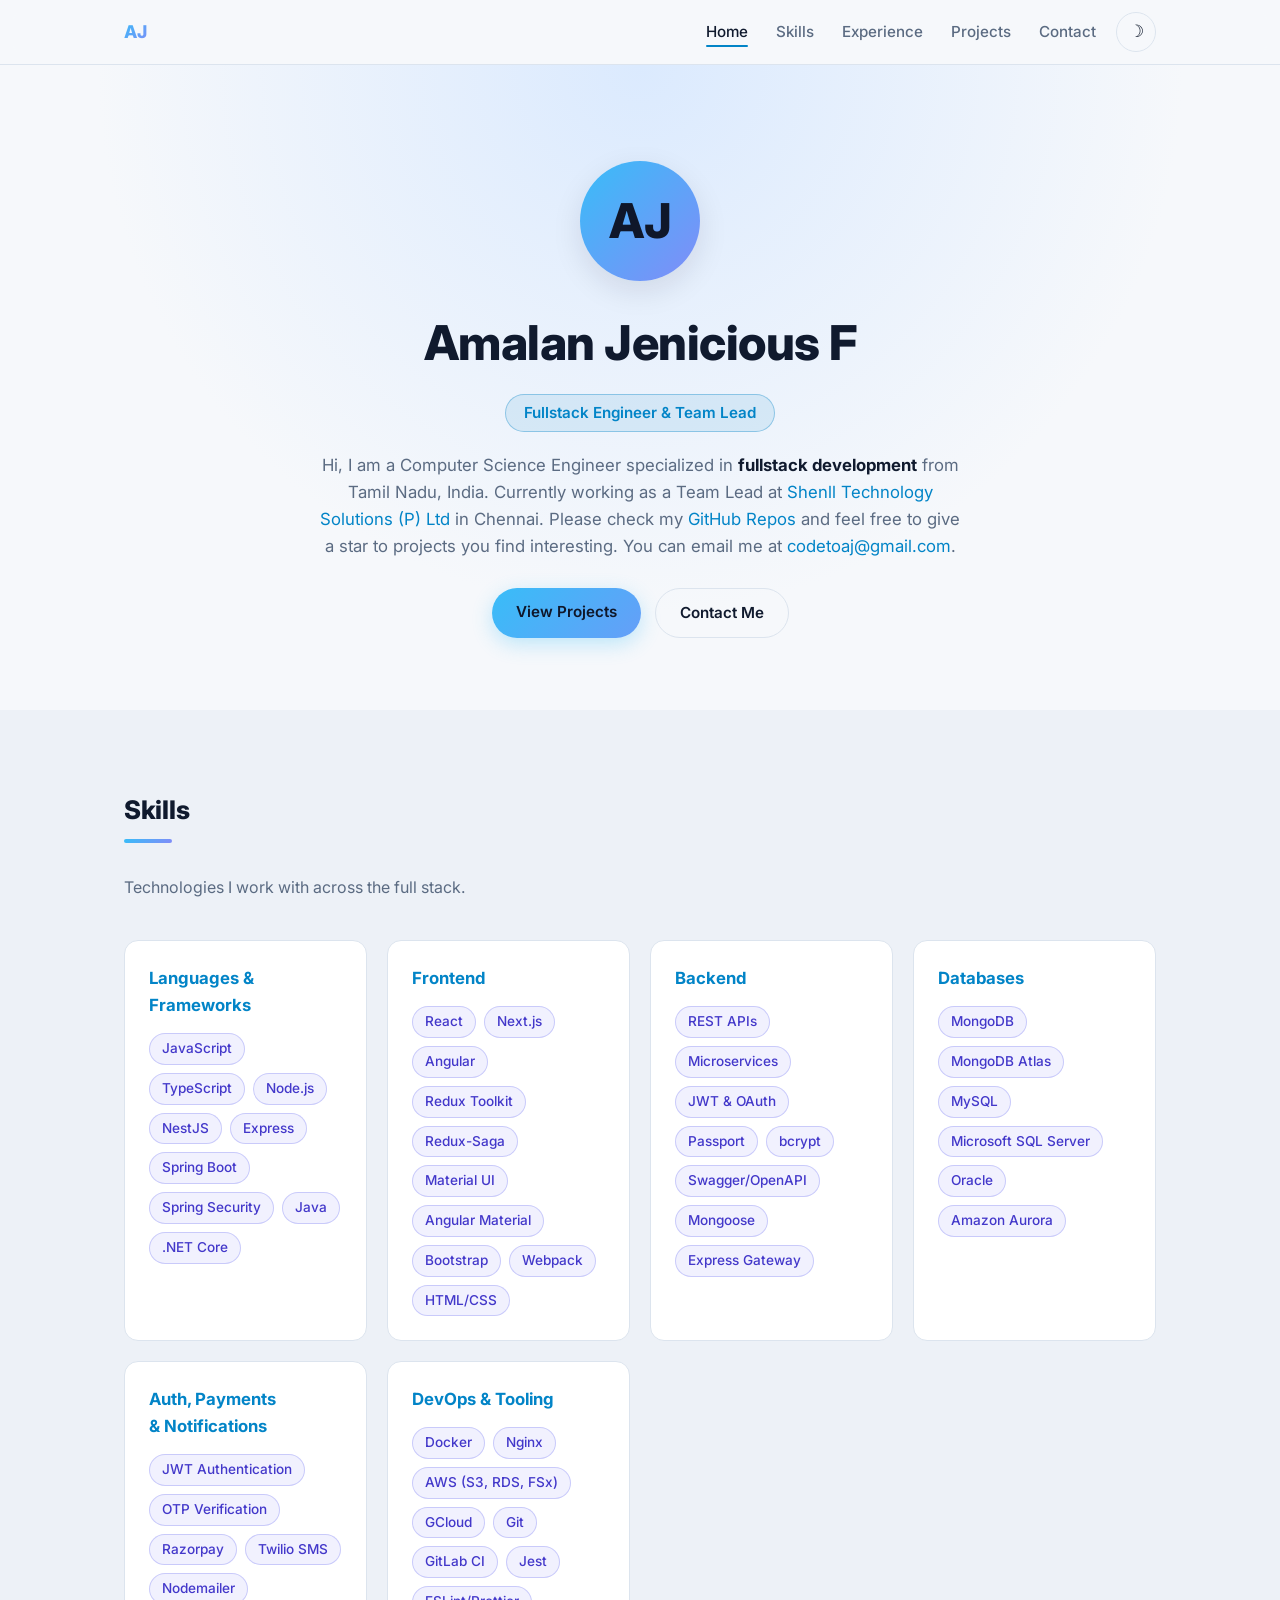
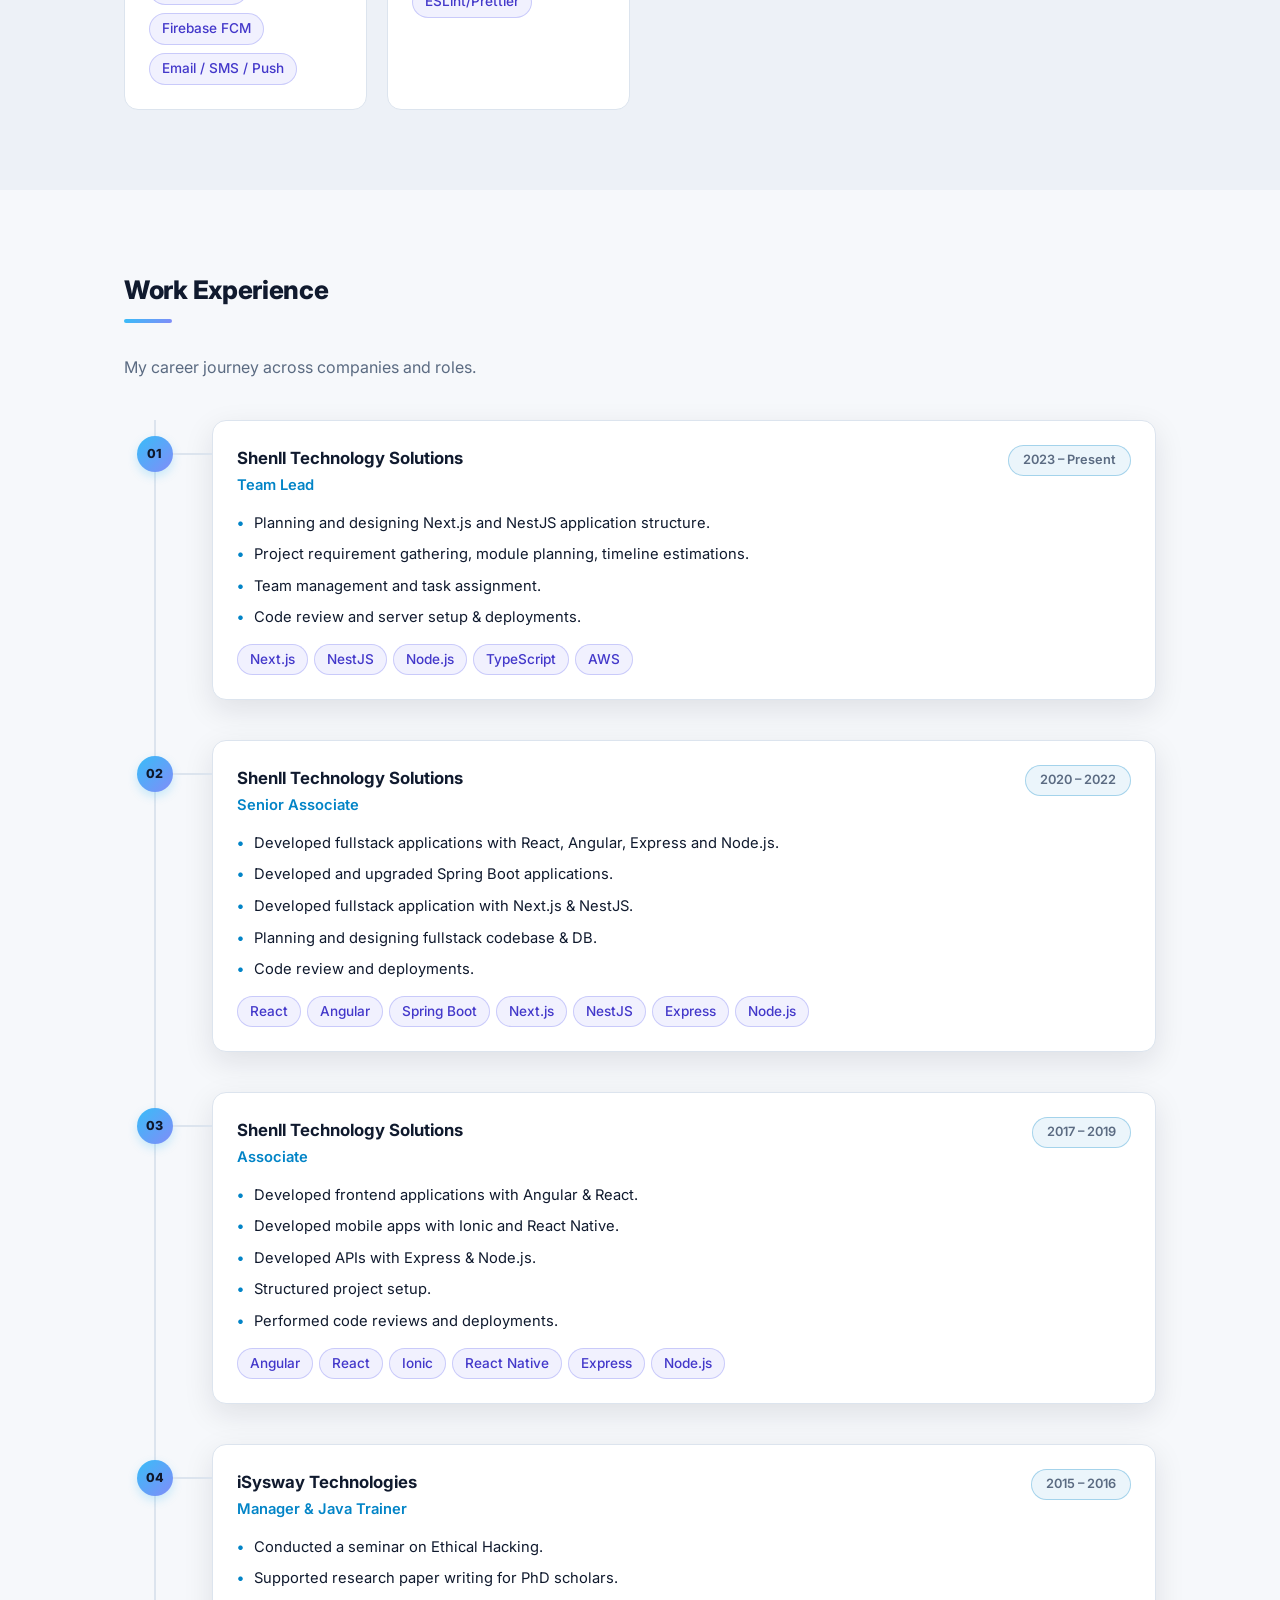
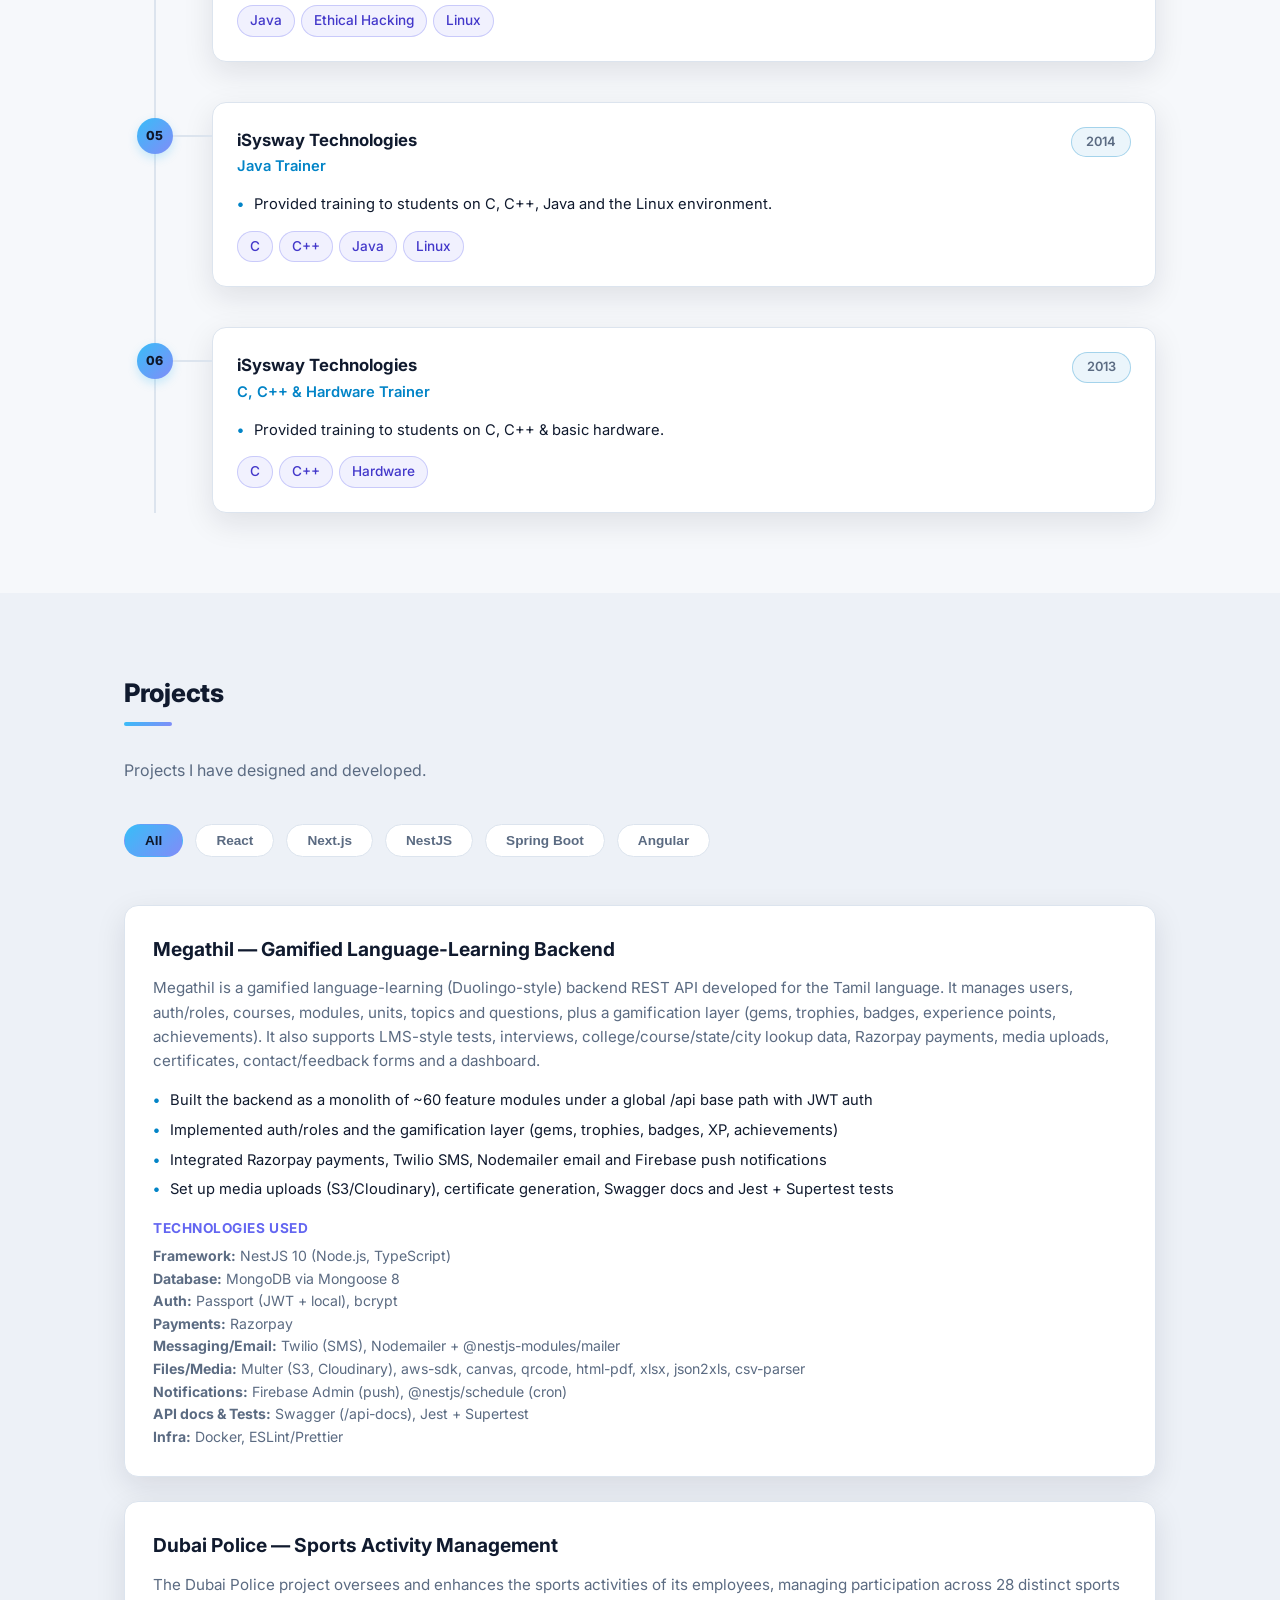
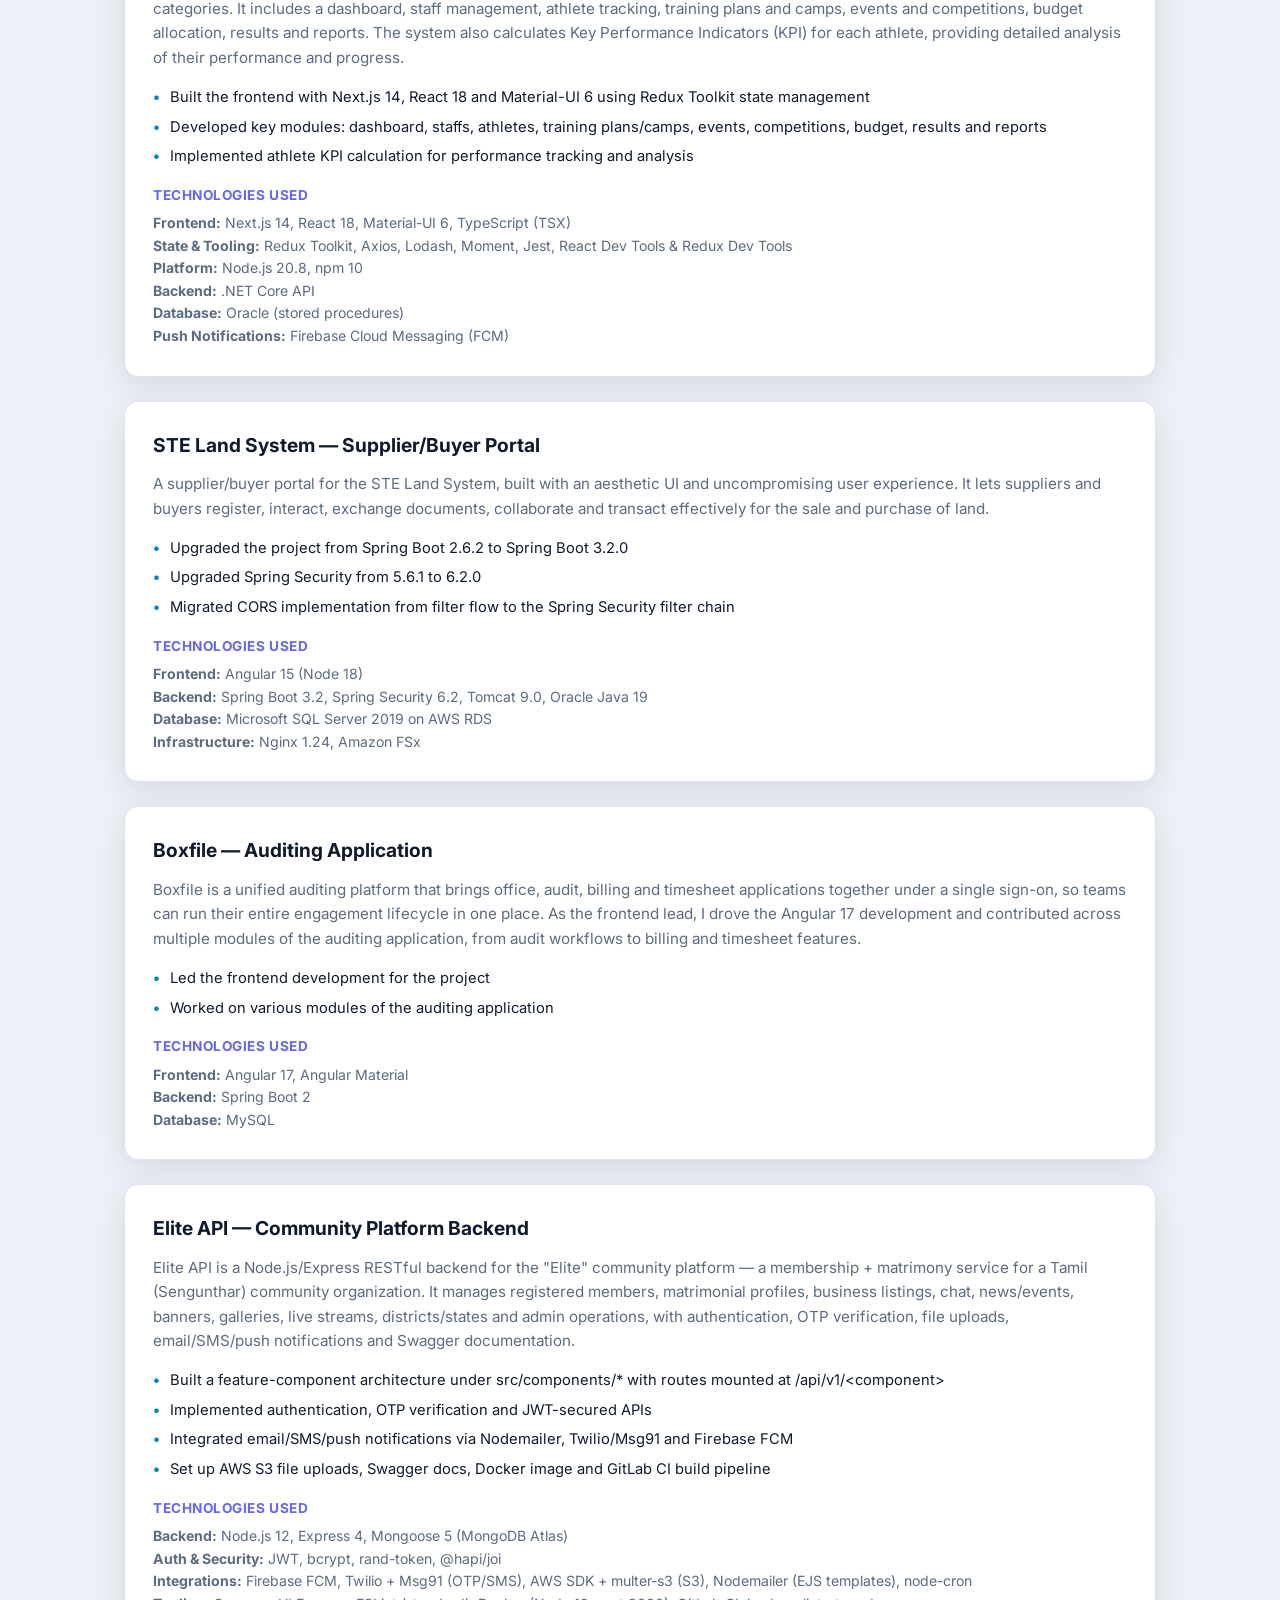
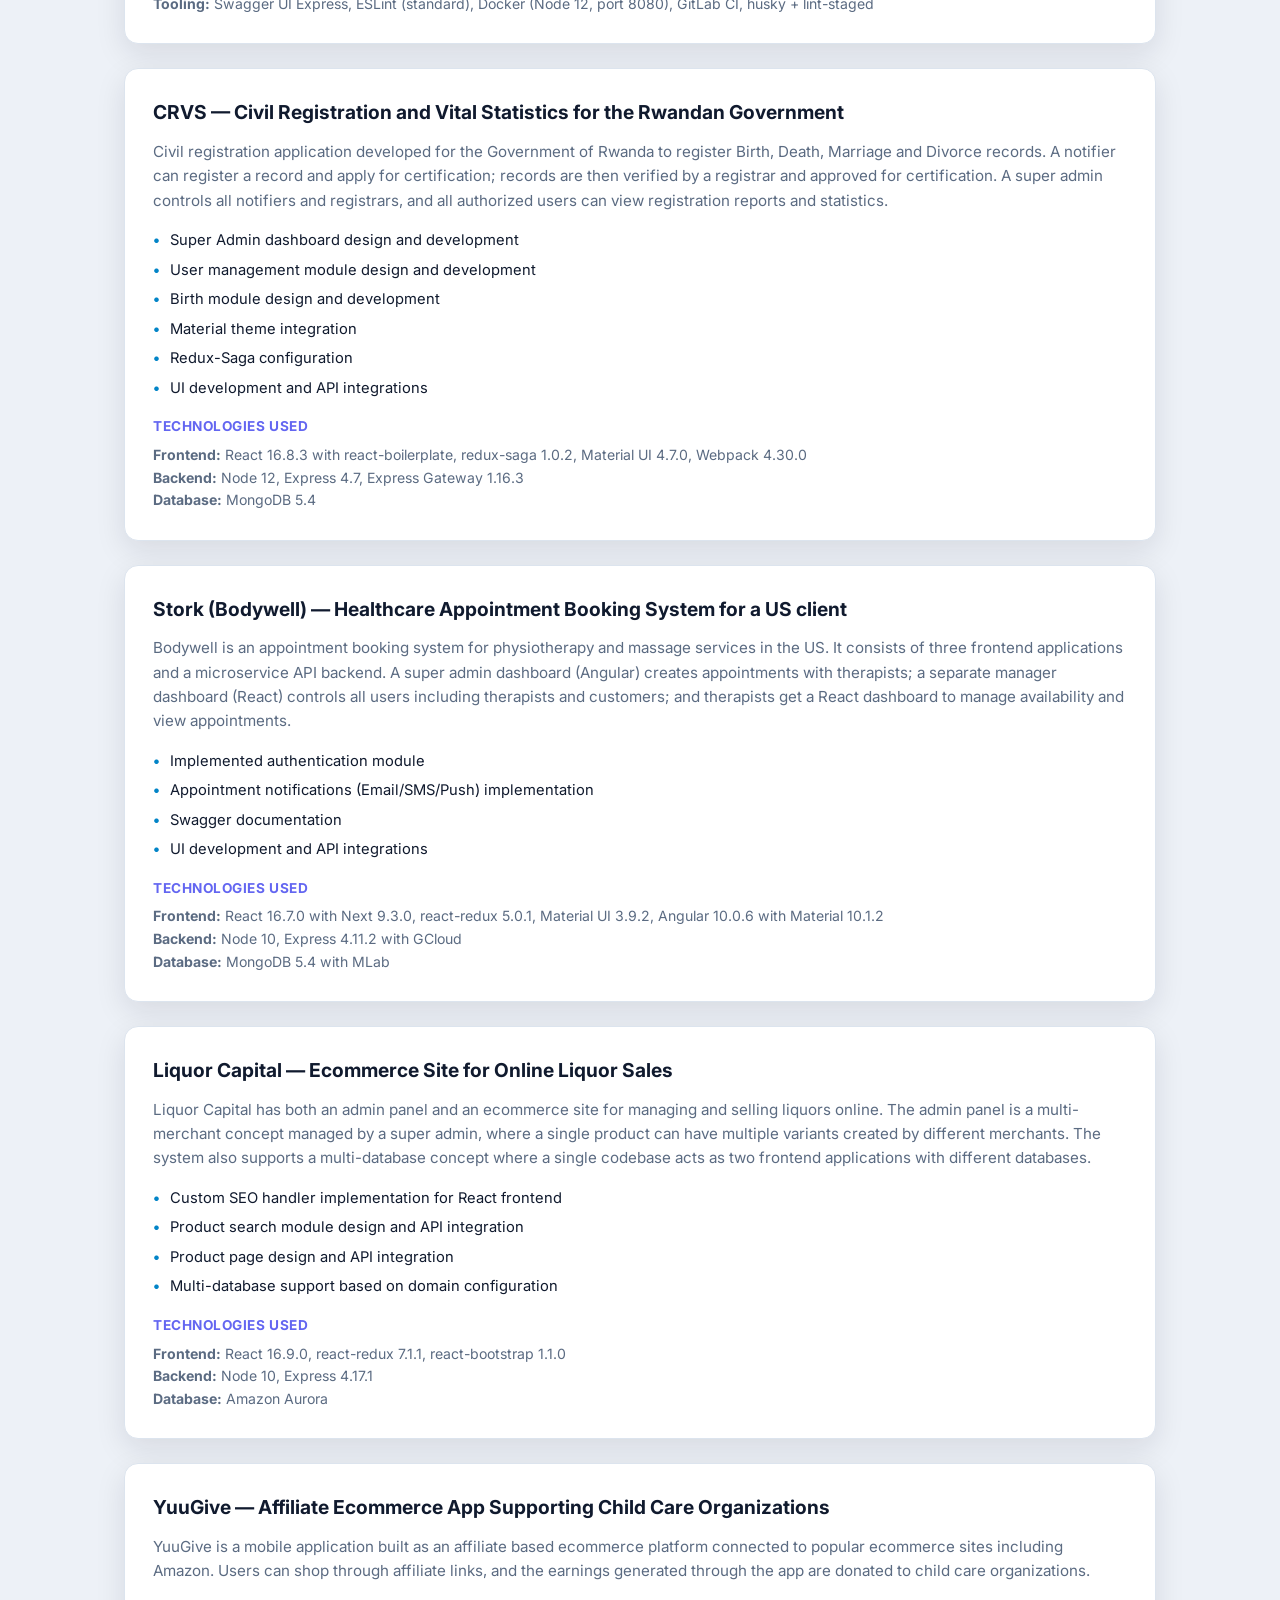
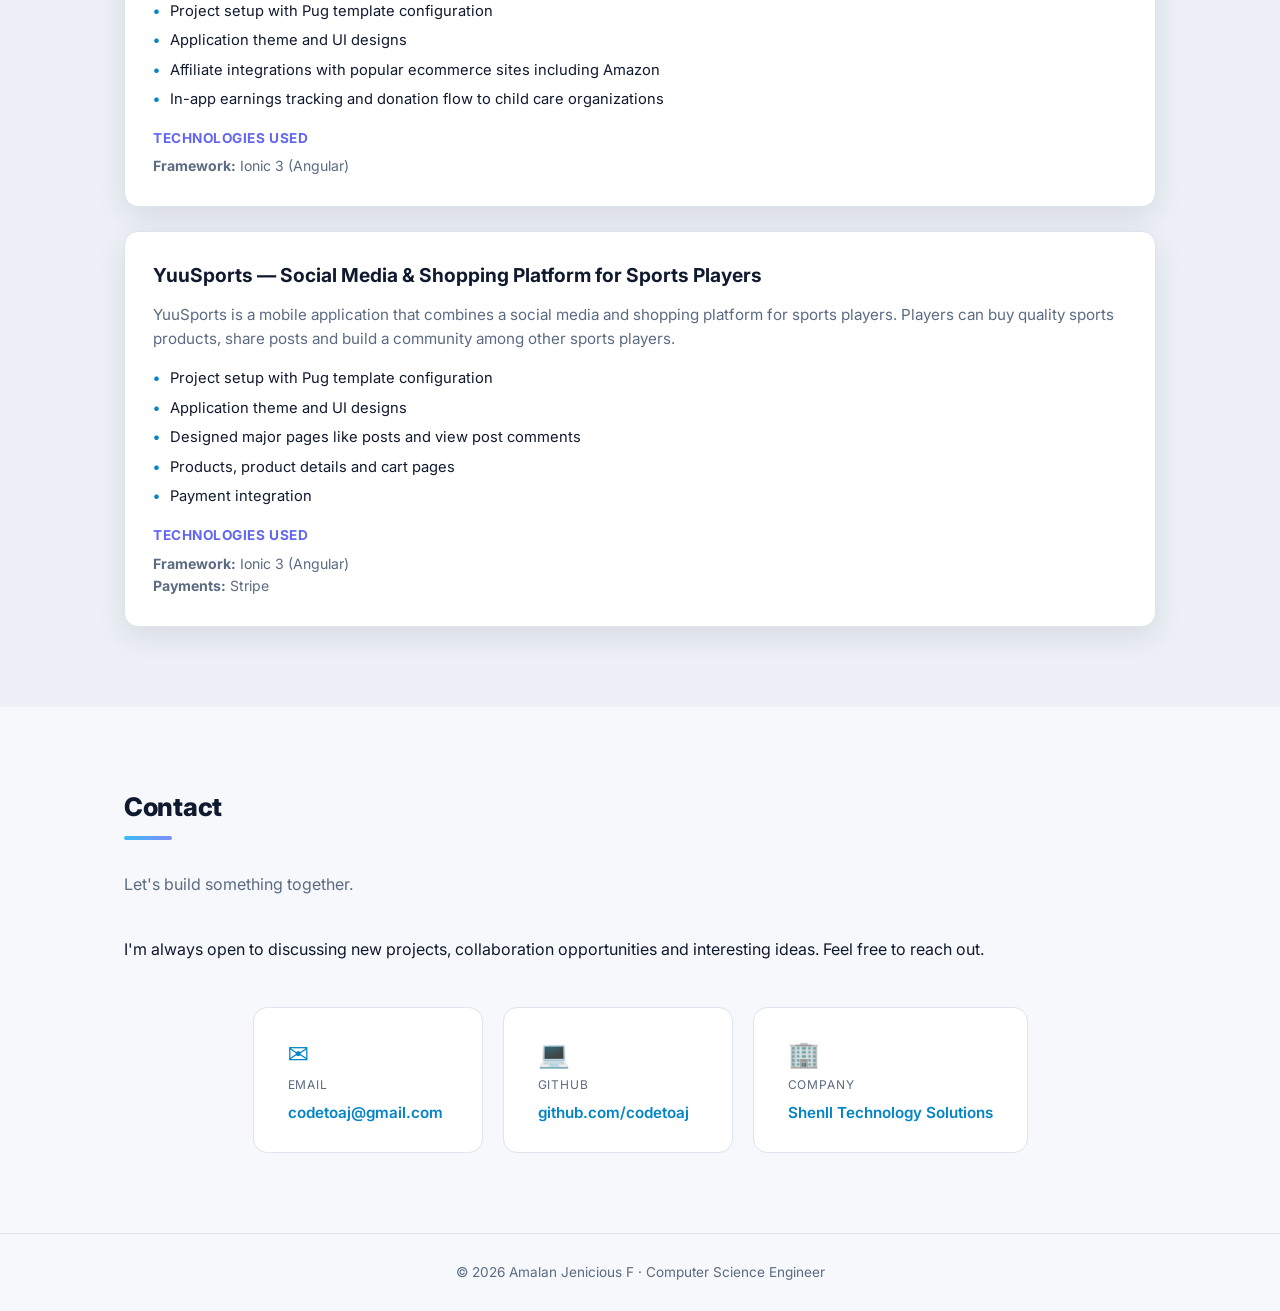
<file: index.html>
<!DOCTYPE html>
<html lang="en">
  <head>
    <meta charset="UTF-8">
    <meta name="viewport" content="width=device-width, initial-scale=1.0">
    <meta name="color-scheme" content="dark light">
    <meta
      name="description"
      content="Portfolio of Amalan Jenicious F, Computer Science Engineer and Team Lead in Chennai. Fullstack work with Node.js, React, NestJS, Spring Boot, Angular, TypeScript, and cloud."
    >
    <meta name="author" content="Amalan Jenicious F">
    <meta name="robots" content="index, follow">
    <meta name="theme-color" content="#0f172a" media="(prefers-color-scheme: dark)">
    <meta name="theme-color" content="#f6f8fb" media="(prefers-color-scheme: light)">
    <title>Amalan Jenicious F | Fullstack Engineer &amp; Team Lead</title>
    <link rel="canonical" href="https://codetoaj.github.io/">
    <link rel="icon" href="favicon.svg" type="image/svg+xml">
    <link rel="preconnect" href="https://fonts.googleapis.com">
    <link rel="preconnect" href="https://fonts.gstatic.com" crossorigin>
    <link
      href="https://fonts.googleapis.com/css2?family=Inter:wght@400;500;600;700;800&display=swap"
      rel="stylesheet"
    >
    <meta property="og:title" content="Amalan Jenicious F | Fullstack Engineer &amp; Team Lead">
    <meta property="og:description" content="Computer Science Engineer and Team Lead in Chennai. Fullstack work with Node.js, React, NestJS, Spring Boot, Angular, TypeScript, and cloud.">
    <meta property="og:type" content="profile">
    <meta property="og:locale" content="en_US">
    <meta property="og:site_name" content="Amalan Jenicious F">
    <meta property="og:url" content="https://codetoaj.github.io/">
    <meta property="og:image" content="https://codetoaj.github.io/og-image.png">
    <meta property="og:image:type" content="image/png">
    <meta property="og:image:width" content="1200">
    <meta property="og:image:height" content="630">
    <meta property="og:image:alt" content="Amalan Jenicious F — Team Lead and fullstack engineer in Chennai, India">
    <meta property="profile:first_name" content="Amalan">
    <meta property="profile:last_name" content="Jenicious">
    <meta name="twitter:card" content="summary_large_image">
    <meta name="twitter:title" content="Amalan Jenicious F | Fullstack Engineer &amp; Team Lead">
    <meta name="twitter:description" content="Computer Science Engineer and Team Lead in Chennai. Fullstack work with Node.js, React, NestJS, Spring Boot, Angular, TypeScript, and cloud.">
    <meta name="twitter:image" content="https://codetoaj.github.io/og-image.png">
    <meta name="twitter:image:alt" content="Amalan Jenicious F — Team Lead and fullstack engineer in Chennai, India">
    <script type="application/ld+json">
    {
      "@context": "https://schema.org",
      "@graph": [
        {
          "@type": "Person",
          "@id": "https://codetoaj.github.io/#person",
          "name": "Amalan Jenicious F",
          "alternateName": "AJ",
          "jobTitle": "Team Lead",
          "description": "Computer Science Engineer and Team Lead specializing in fullstack development with Node.js, React, NestJS, Spring Boot, Angular, TypeScript, and cloud technologies.",
          "url": "https://codetoaj.github.io/",
          "email": "mailto:codetoaj@gmail.com",
          "image": "https://codetoaj.github.io/og-image.png",
          "worksFor": {
            "@type": "Organization",
            "name": "Shenll Technology Solutions",
            "url": "https://www.shenll.com/"
          },
          "address": {
            "@type": "PostalAddress",
            "addressLocality": "Chennai",
            "addressRegion": "Tamil Nadu",
            "addressCountry": "IN"
          },
          "sameAs": ["https://github.com/codetoaj"],
          "knowsAbout": [
            "Full stack development",
            "Node.js",
            "React",
            "TypeScript",
            "NestJS",
            "Next.js",
            "Spring Boot",
            "Angular",
            "Java",
            "MongoDB",
            "AWS"
          ]
        },
        {
          "@type": "WebSite",
          "@id": "https://codetoaj.github.io/#website",
          "url": "https://codetoaj.github.io/",
          "name": "Amalan Jenicious F",
          "description": "Personal portfolio of Amalan Jenicious F, fullstack engineer and Team Lead in Chennai.",
          "inLanguage": "en",
          "publisher": { "@id": "https://codetoaj.github.io/#person" }
        },
        {
          "@type": "ProfilePage",
          "@id": "https://codetoaj.github.io/#webpage",
          "url": "https://codetoaj.github.io/",
          "name": "Amalan Jenicious F | Fullstack Engineer & Team Lead",
          "inLanguage": "en",
          "isPartOf": { "@id": "https://codetoaj.github.io/#website" },
          "about": { "@id": "https://codetoaj.github.io/#person" },
          "mainEntity": { "@id": "https://codetoaj.github.io/#person" }
        }
      ]
    }
    </script>
    <script>
      (function () {
        var stored = null;
        try { stored = localStorage.getItem("theme"); } catch (err) {}
        var theme = stored === "light" || stored === "dark"
          ? stored
          : window.matchMedia && window.matchMedia("(prefers-color-scheme: light)").matches
            ? "light"
            : "dark";
        document.documentElement.setAttribute("data-theme", theme);
      })();
    </script>
    <style>
      :root {
        color-scheme: dark;
        --bg: #0f172a;
        --bg-alt: #111c33;
        --card: #1e293b;
        --border: #334155;
        --text: #e2e8f0;
        --muted: #94a3b8;
        --accent: #38bdf8;
        --accent-2: #818cf8;
        --grad: linear-gradient(135deg, #38bdf8 0%, #818cf8 100%);
        --radius: 14px;
        --shadow: 0 10px 30px rgba(0, 0, 0, 0.35);
        --header-bg: rgba(15, 23, 42, 0.85);
        --hero-glow: #1e3a5f;
        --pill-bg: rgba(56, 189, 248, 0.15);
        --pill-border: rgba(56, 189, 248, 0.4);
        --pill-date-bg: rgba(56, 189, 248, 0.12);
        --pill-date-border: rgba(56, 189, 248, 0.35);
        --tag-bg: rgba(129, 140, 248, 0.12);
        --tag-border: rgba(129, 140, 248, 0.3);
        --tag-text: #c7d2fe;
      }
      :root[data-theme="light"] {
        color-scheme: light;
        --bg: #f6f8fb;
        --bg-alt: #edf1f7;
        --card: #ffffff;
        --border: #dce4ee;
        --text: #101a2e;
        --muted: #5b6b82;
        --accent: #0284c7;
        --accent-2: #6366f1;
        --shadow: 0 10px 30px rgba(15, 23, 42, 0.1);
        --header-bg: rgba(246, 248, 251, 0.85);
        --hero-glow: #dbeafe;
        --pill-bg: rgba(2, 132, 199, 0.1);
        --pill-border: rgba(2, 132, 199, 0.35);
        --pill-date-bg: rgba(2, 132, 199, 0.08);
        --pill-date-border: rgba(2, 132, 199, 0.3);
        --tag-bg: rgba(99, 102, 241, 0.09);
        --tag-border: rgba(99, 102, 241, 0.28);
        --tag-text: #4338ca;
      }
      * {
        margin: 0;
        padding: 0;
        box-sizing: border-box;
      }
      html {
        scroll-behavior: smooth;
      }
      body {
        font-family: "Inter", system-ui, -apple-system, sans-serif;
        background: var(--bg);
        color: var(--text);
        line-height: 1.6;
      }
      a {
        color: var(--accent);
        text-decoration: none;
      }
      a:hover {
        text-decoration: underline;
      }
      h1,
      h2,
      h3 {
        text-wrap: balance;
      }
      .container {
        max-width: 1080px;
        margin: 0 auto;
        padding: 0 24px;
      }
      .skip-link {
        position: absolute;
        left: 16px;
        top: -48px;
        z-index: 200;
        padding: 8px 16px;
        background: var(--accent);
        color: #0f172a;
        font-weight: 600;
        border-radius: 8px;
      }
      .skip-link:focus {
        top: 12px;
        text-decoration: none;
      }

      header {
        position: sticky;
        top: 0;
        z-index: 100;
        background: var(--header-bg);
        backdrop-filter: blur(10px);
        border-bottom: 1px solid var(--border);
      }
      .nav {
        display: flex;
        align-items: center;
        gap: 20px;
        height: 64px;
      }
      .brand {
        margin-right: auto;
        margin-right: auto;
        font-weight: 800;
        font-size: 1.1rem;
        background: var(--grad);
        -webkit-background-clip: text;
        background-clip: text;
        color: transparent;
      }
      .nav-links {
        display: flex;
        gap: 28px;
        list-style: none;
      }
      .nav-links a {
        position: relative;
        color: var(--muted);
        font-size: 0.95rem;
        font-weight: 500;
        padding: 4px 0;
      }
      .nav-links a::after {
        content: "";
        position: absolute;
        left: 0;
        bottom: -2px;
        width: 100%;
        height: 2px;
        border-radius: 1px;
        background: var(--accent);
        transform: scaleX(0);
        transform-origin: right center;
        transition: transform 0.25s ease;
      }
      .nav-links a:hover::after,
      .nav-links a.active::after {
        transform: scaleX(1);
        transform-origin: left center;
      }
      .nav-links a:hover,
      .nav-links a.active {
        text-decoration: none;
        color: var(--text);
      }
      .menu-btn {
        display: none;
        background: none;
        border: none;
        color: var(--text);
        font-size: 1.5rem;
        cursor: pointer;
        line-height: 1;
      }
      .nav-actions {
        display: flex;
        align-items: center;
        gap: 10px;
      }
      .theme-btn {
        display: inline-flex;
        align-items: center;
        justify-content: center;
        width: 40px;
        height: 40px;
        padding: 0;
        background: none;
        border: 1px solid var(--border);
        border-radius: 999px;
        color: var(--text);
        font-size: 1.05rem;
        cursor: pointer;
        line-height: 1;
        transition: border-color 0.15s ease, transform 0.15s ease;
      }
      .theme-btn:hover {
        border-color: var(--accent);
        transform: scale(1.06);
      }
      .theme-btn:focus-visible {
        outline: 2px solid var(--accent);
        outline-offset: 2px;
      }
      .btn:focus-visible,
      .filter-btn:focus-visible {
        outline: 2px solid var(--accent);
        outline-offset: 2px;
      }
      .theme-btn .icon-sun,
      .theme-btn .icon-moon {
        display: none;
      }
      :root[data-theme="dark"] .theme-btn .icon-sun {
        display: inline;
      }
      :root[data-theme="light"] .theme-btn .icon-moon {
        display: inline;
      }

      .hero {
        padding: 96px 0 72px;
        text-align: center;
        background: radial-gradient(ellipse at top, var(--hero-glow) 0%, var(--bg) 60%);
      }
      .hero .avatar {
        width: 120px;
        height: 120px;
        border-radius: 50%;
        margin: 0 auto 24px;
        background: var(--grad);
        display: flex;
        align-items: center;
        justify-content: center;
        font-size: 3rem;
        font-weight: 800;
        color: #0f172a;
        box-shadow: var(--shadow);
      }
      .hero h1 {
        font-size: clamp(2rem, 5vw, 3rem);
        font-weight: 800;
        letter-spacing: -0.5px;
      }
      .hero .role {
        display: inline-block;
        margin-top: 12px;
        padding: 6px 18px;
        border-radius: 999px;
        background: var(--pill-bg);
        color: var(--accent);
        border: 1px solid var(--pill-border);
        font-weight: 600;
        font-size: 0.95rem;
      }
      .hero .intro {
        max-width: 640px;
        margin: 20px auto 0;
        color: var(--muted);
        font-size: 1.05rem;
      }
      .hero .intro strong {
        color: var(--text);
      }
      .hero .cta {
        margin-top: 28px;
        display: flex;
        gap: 14px;
        justify-content: center;
        flex-wrap: wrap;
      }
      .btn {
        display: inline-block;
        padding: 12px 24px;
        border-radius: 999px;
        font-weight: 600;
        font-size: 0.95rem;
        transition: transform 0.15s ease, box-shadow 0.15s ease;
      }
      .btn:hover {
        text-decoration: none;
        transform: translateY(-2px);
      }
      .btn-primary {
        background: var(--grad);
        color: #0f172a;
        box-shadow: 0 6px 20px rgba(56, 189, 248, 0.3);
      }
      .btn-ghost {
        border: 1px solid var(--border);
        color: var(--text);
      }
      .btn-ghost:hover {
        border-color: var(--accent);
      }

      section {
        padding: 80px 0;
      }
      section:nth-of-type(even) {
        background: var(--bg-alt);
      }
      .section-title {
        font-size: 1.6rem;
        font-weight: 800;
        letter-spacing: -0.3px;
        margin-bottom: 8px;
      }
      .section-sub {
        color: var(--muted);
        margin-bottom: 40px;
      }
      .underline {
        width: 48px;
        height: 4px;
        border-radius: 2px;
        background: var(--grad);
        margin-bottom: 32px;
      }

      .skills {
        display: grid;
        grid-template-columns: repeat(auto-fit, minmax(240px, 1fr));
        gap: 20px;
      }
      .skill-card {
        background: var(--card);
        border: 1px solid var(--border);
        border-radius: var(--radius);
        padding: 24px;
        transition: transform 0.2s ease, border-color 0.2s ease;
      }
      .skill-card:hover {
        transform: translateY(-3px);
        border-color: var(--accent);
      }
      .skill-card h3 {
        font-size: 1.05rem;
        font-weight: 700;
        margin-bottom: 14px;
        color: var(--accent);
      }
      .skill-card .tags {
        display: flex;
        flex-wrap: wrap;
        gap: 8px;
      }
      .tag {
        background: var(--tag-bg);
        border: 1px solid var(--tag-border);
        color: var(--tag-text);
        padding: 4px 12px;
        border-radius: 999px;
        font-size: 0.85rem;
        font-weight: 500;
      }

      .projects {
        display: grid;
        gap: 24px;
      }
      .project-filters {
        display: flex;
        gap: 12px;
        margin-bottom: 24px;
        flex-wrap: wrap;
      }
      .filter-btn {
        padding: 8px 20px;
        border-radius: 999px;
        border: 1px solid var(--border);
        background: var(--card);
        color: var(--muted);
        font-weight: 600;
        font-size: 0.85rem;
        cursor: pointer;
        transition: all 0.15s ease;
      }
      .filter-btn:hover {
        border-color: var(--accent);
        color: var(--text);
      }
      .filter-btn.active {
        background: var(--grad);
        border-color: transparent;
        color: #0f172a;
      }
      .project-card {
        background: var(--card);
        border: 1px solid var(--border);
        border-radius: var(--radius);
        padding: 28px;
        box-shadow: var(--shadow);
        transition: transform 0.2s ease, border-color 0.2s ease;
      }
      .project-card:hover {
        transform: translateY(-4px);
        border-color: var(--accent);
      }
      .project-card h3 {
        font-size: 1.2rem;
        font-weight: 700;
        margin-bottom: 12px;
      }
      .project-card p {
        color: var(--muted);
        font-size: 0.95rem;
      }
      .project-card .roles {
        margin: 16px 0;
        padding: 0;
        list-style: none;
        display: grid;
        gap: 6px;
      }
      .project-card .roles li {
        display: flex;
        gap: 10px;
        font-size: 0.92rem;
        color: var(--text);
      }
      .project-card .roles li::before {
        content: "\2022";
        color: var(--accent);
        font-weight: 700;
      }
      .project-card .tech-label {
        font-size: 0.85rem;
        font-weight: 700;
        color: var(--accent-2);
        margin: 12px 0 6px;
        text-transform: uppercase;
        letter-spacing: 0.04em;
      }
      .project-card .tech-line {
        color: var(--muted);
        font-size: 0.88rem;
      }

      .contact {
        text-align: center;
      }
      .contact .section-title,
      .contact .section-sub {
        text-align: center;
      }
      .contact .underline {
        margin: 0 auto 36px;
      }
      .contact p {
        color: var(--muted);
        max-width: 520px;
        margin: 0 auto;
      }
      .contact .section-sub {
        text-align: center;
        margin-bottom: 14px;
      }
      .contact-links {
        margin-top: 44px;
        display: flex;
        gap: 20px;
        justify-content: center;
        flex-wrap: wrap;
      }
      .contact-card {
        background: var(--card);
        border: 1px solid var(--border);
        border-radius: var(--radius);
        padding: 26px 34px;
        min-width: 230px;
        transition: transform 0.15s ease, border-color 0.15s ease;
      }
      .contact-card:hover {
        transform: translateY(-3px);
        border-color: var(--accent);
      }
      .contact-card .icon {
        font-size: 1.6rem;
        margin-bottom: 12px;
      }
      .contact-card .label {
        display: block;
        font-size: 0.75rem;
        color: var(--muted);
        text-transform: uppercase;
        letter-spacing: 0.08em;
        margin-bottom: 6px;
      }
      .contact-card .value {
        font-weight: 600;
        font-size: 0.95rem;
        word-break: break-all;
      }

      footer {
        border-top: 1px solid var(--border);
        padding: 28px 0;
        text-align: center;
        color: var(--muted);
        font-size: 0.85rem;
      }

      .scroll-top {
        position: fixed;
        bottom: 24px;
        right: 24px;
        width: 48px;
        height: 48px;
        border-radius: 50%;
        background: var(--grad);
        border: none;
        color: #0f172a;
        cursor: pointer;
        opacity: 0;
        visibility: hidden;
        transform: translateY(16px);
        transition: all 0.3s ease;
        z-index: 99;
        box-shadow: var(--shadow);
        display: flex;
        align-items: center;
        justify-content: center;
      }
      .scroll-top svg {
        display: block;
      }
      .scroll-top.visible {
        opacity: 1;
        visibility: visible;
        transform: translateY(0);
      }
      .scroll-top:hover {
        transform: translateY(-4px) scale(1.05);
      }
      .scroll-top:focus-visible {
        outline: 2px solid var(--accent);
        outline-offset: 2px;
      }

      /* ===== Work Experience Timeline ===== */
      .timeline {
        position: relative;
        padding-left: 80px;
        margin-top: 8px;
      }
      .timeline-list {
        list-style: none;
      }
      .timeline-rail {
        position: absolute;
        left: 49px;
        top: 0;
        bottom: 0;
        width: 2px;
        background: var(--border);
      }
      .timeline-item {
        position: relative;
        margin-bottom: 40px;
      }
      .timeline-item:last-child {
        margin-bottom: 0;
      }
      .timeline-dot {
        position: absolute;
        left: 40px;
        top: 4px;
        width: 20px;
        height: 20px;
        border-radius: 50%;
        background: var(--grad);
        border: 4px solid var(--bg);
        box-shadow: 0 0 0 2px var(--border);
      }
      .timeline-card {
        background: var(--card);
        border: 1px solid var(--border);
        border-radius: var(--radius);
        padding: 24px;
        box-shadow: var(--shadow);
        transition: transform 0.2s ease, border-color 0.2s ease;
      }
      .timeline-card:hover {
        transform: translateY(-3px);
        border-color: var(--accent);
      }
      .timeline-head {
        display: flex;
        align-items: baseline;
        justify-content: space-between;
        gap: 12px;
        margin-bottom: 10px;
      }
      .timeline-head h3 {
        font-size: 1.05rem;
        font-weight: 700;
      }
      .timeline-role {
        display: block;
        color: var(--accent);
        font-weight: 600;
        font-size: 0.92rem;
        margin-top: 2px;
      }
      .timeline-date {
        color: var(--muted);
        font-size: 0.8rem;
        font-weight: 600;
        background: var(--pill-date-bg);
        border: 1px solid var(--pill-date-border);
        padding: 4px 14px;
        border-radius: 999px;
      }
      .timeline-bullets {
        list-style: none;
        padding: 0;
        margin: 14px 0;
        display: grid;
        gap: 8px;
      }
      .timeline-bullets li {
        display: flex;
        gap: 10px;
        font-size: 0.92rem;
        color: var(--text);
        align-items: flex-start;
      }
      .timeline-bullets li::before {
        content: "\2022";
        color: var(--accent);
        font-weight: 700;
      }
      .timeline-tech {
        display: flex;
        gap: 6px;
        flex-wrap: wrap;
        margin-top: 8px;
      }

      /* ===== Experience timeline variant ===== */
      #experience .timeline {
        padding-left: 88px;
        counter-reset: step;
      }
      #experience .timeline-rail {
        left: 30px;
        background-color: var(--border);
        background-image: var(--grad);
        background-repeat: no-repeat;
        background-size: 100% 0%;
        transition: background-size 0.15s linear;
      }
      #experience .timeline-dot {
        display: none;
      }
      #experience .timeline-item {
        counter-increment: step;
      }
      #experience .timeline-item::before {
        content: counter(step, decimal-leading-zero);
        position: absolute;
        left: -75px;
        top: 16px;
        width: 36px;
        height: 36px;
        border-radius: 50%;
        background: var(--grad);
        color: #0f172a;
        font-size: 0.78rem;
        font-weight: 800;
        letter-spacing: 0.02em;
        display: flex;
        align-items: center;
        justify-content: center;
        box-shadow: 0 4px 10px rgba(56, 189, 248, 0.25);
      }
      #experience .timeline-item::after {
        content: "";
        position: absolute;
        left: -39px;
        top: 33px;
        width: 39px;
        height: 2px;
        background: var(--border);
      }

      /* ===== Animations ===== */
      .hero .avatar {
        animation: avatar-float 6s ease-in-out infinite;
      }
      @keyframes avatar-float {
        0%,
        100% {
          transform: translateY(0);
        }
        50% {
          transform: translateY(-8px);
        }
      }

      .btn-primary {
        background-size: 160% 160%;
        transition:
          transform 0.15s ease,
          box-shadow 0.15s ease,
          background-position 0.4s ease;
      }
      .btn-primary:hover {
        background-position: 100% 50%;
      }

      @media (max-width: 720px) {
        .nav-links {
          display: none;
          position: absolute;
          top: 64px;
          left: 0;
          right: 0;
          flex-direction: column;
          gap: 0;
          background: var(--bg-alt);
          border-bottom: 1px solid var(--border);
        }
        .nav-links.open {
          display: flex;
        }
        .nav-links li {
          border-top: 1px solid var(--border);
        }
        .nav-links a {
          display: block;
          padding: 16px 24px;
        }
        .nav-links a::after {
          display: none;
        }
        .nav-links a:hover {
          text-decoration: none;
        }
        .nav-links a.active {
          color: var(--accent);
        }
        .menu-btn {
          display: block;
        }
        .hero {
          padding: 64px 0 48px;
        }
        .timeline {
          padding-left: 44px;
        }
        .timeline-rail {
          left: 15px;
        }
        .timeline-dot {
          left: 6px;
        }
        .timeline-head h3 {
          font-size: 0.95rem;
        }
        #experience .timeline {
          padding-left: 56px;
        }
        #experience .timeline-rail {
          left: 19px;
        }
        #experience .timeline-item::before {
          left: -51px;
          top: 12px;
          width: 30px;
          height: 30px;
          font-size: 0.68rem;
        }
        #experience .timeline-item::after {
          left: -21px;
          top: 26px;
          width: 21px;
        }
      }
      @media (prefers-reduced-motion: reduce) {
        html {
          scroll-behavior: auto;
        }
        .hero .avatar {
          animation: none;
        }
        #experience .timeline-rail {
          transition: none;
        }
        .btn-primary:hover {
          background-position: 0 0;
        }
      }
    </style>
  </head>
  <body>
    <a class="skip-link" href="#home">Skip to content</a>
    <header>
      <nav class="nav container" aria-label="Primary">
        <a class="brand" href="#home">AJ</a>
        <ul class="nav-links" id="navLinks">
          <li><a href="#home">Home</a></li>
          <li><a href="#skills">Skills</a></li>
          <li><a href="#experience">Experience</a></li>
          <li><a href="#projects">Projects</a></li>
          <li><a href="#contact">Contact</a></li>
        </ul>
        <div class="nav-actions">
          <button type="button" class="theme-btn" id="themeBtn" aria-label="Switch theme" title="Switch theme">
            <span class="icon-sun" aria-hidden="true">&#9728;&#xFE0E;</span>
            <span class="icon-moon" aria-hidden="true">&#9789;&#xFE0E;</span>
          </button>
          <button type="button" class="menu-btn" id="menuBtn" aria-label="Toggle menu" aria-expanded="false">&#9776;</button>
        </div>
      </nav>
    </header>

    <main id="main">
    <section class="hero" id="home">
      <div class="container">
        <div class="avatar" aria-hidden="true">AJ</div>
        <h1>Amalan Jenicious F</h1>
        <span class="role">Fullstack Engineer &amp; Team Lead</span>
        <p class="intro">
          Hi, I am a Computer Science Engineer specialized in
          <strong>fullstack development</strong> from Tamil Nadu, India. Currently working as a
          Team Lead at
          <a href="https://www.shenll.com/" target="_blank" rel="noopener noreferrer">Shenll Technology Solutions (P) Ltd</a>
          in Chennai. Please check my
          <a href="https://github.com/codetoaj?tab=repositories" target="_blank" rel="me noopener noreferrer">GitHub Repos</a>
          and feel free to give a star to projects you find interesting. You can email me at
          <a href="mailto:codetoaj@gmail.com">codetoaj@gmail.com</a>.
        </p>
        <div class="cta">
          <a class="btn btn-primary" href="#projects">View Projects</a>
          <a class="btn btn-ghost" href="mailto:codetoaj@gmail.com">Contact Me</a>
        </div>
      </div>
    </section>

    <section id="skills">
      <div class="container">
        <h2 class="section-title">Skills</h2>
        <div class="underline"></div>
        <p class="section-sub">Technologies I work with across the full stack.</p>
        <div class="skills">
          <div class="skill-card">
            <h3>Languages &amp; Frameworks</h3>
            <div class="tags">
              <span class="tag">JavaScript</span>
              <span class="tag">TypeScript</span>
              <span class="tag">Node.js</span>
              <span class="tag">NestJS</span>
              <span class="tag">Express</span>
              <span class="tag">Spring Boot</span>
              <span class="tag">Spring Security</span>
              <span class="tag">Java</span>
              <span class="tag">.NET Core</span>
            </div>
          </div>
          <div class="skill-card">
            <h3>Frontend</h3>
            <div class="tags">
              <span class="tag">React</span>
              <span class="tag">Next.js</span>
              <span class="tag">Angular</span>
              <span class="tag">Redux Toolkit</span>
              <span class="tag">Redux-Saga</span>
              <span class="tag">Material UI</span>
              <span class="tag">Angular Material</span>
              <span class="tag">Bootstrap</span>
              <span class="tag">Webpack</span>
              <span class="tag">HTML/CSS</span>
            </div>
          </div>
          <div class="skill-card">
            <h3>Backend</h3>
            <div class="tags">
              <span class="tag">REST APIs</span>
              <span class="tag">Microservices</span>
              <span class="tag">JWT &amp; OAuth</span>
              <span class="tag">Passport</span>
              <span class="tag">bcrypt</span>
              <span class="tag">Swagger/OpenAPI</span>
              <span class="tag">Mongoose</span>
              <span class="tag">Express Gateway</span>
            </div>
          </div>
          <div class="skill-card">
            <h3>Databases</h3>
            <div class="tags">
              <span class="tag">MongoDB</span>
              <span class="tag">MongoDB Atlas</span>
              <span class="tag">MySQL</span>
              <span class="tag">Microsoft SQL Server</span>
              <span class="tag">Oracle</span>
              <span class="tag">Amazon Aurora</span>
            </div>
          </div>
          <div class="skill-card">
            <h3>Auth, Payments &amp; Notifications</h3>
            <div class="tags">
              <span class="tag">JWT Authentication</span>
              <span class="tag">OTP Verification</span>
              <span class="tag">Razorpay</span>
              <span class="tag">Twilio SMS</span>
              <span class="tag">Nodemailer</span>
              <span class="tag">Firebase FCM</span>
              <span class="tag">Email / SMS / Push</span>
            </div>
          </div>
          <div class="skill-card">
            <h3>DevOps &amp; Tooling</h3>
            <div class="tags">
              <span class="tag">Docker</span>
              <span class="tag">Nginx</span>
              <span class="tag">AWS (S3, RDS, FSx)</span>
              <span class="tag">GCloud</span>
              <span class="tag">Git</span>
              <span class="tag">GitLab CI</span>
              <span class="tag">Jest</span>
              <span class="tag">ESLint/Prettier</span>
            </div>
          </div>
        </div>
      </div>
    </section>

    <section id="experience">
      <div class="container">
        <h2 class="section-title">Work Experience</h2>
        <div class="underline"></div>
        <p class="section-sub">My career journey across companies and roles.</p>
        <div class="timeline">
          <div class="timeline-rail"></div>
          <ul class="timeline-list">
            <li class="timeline-item">
              <div class="timeline-dot"></div>
              <div class="timeline-card">
                <div class="timeline-head">
                  <div>
                    <h3>Shenll Technology Solutions</h3>
                    <span class="timeline-role">Team Lead</span>
                  </div>
                  <span class="timeline-date">2023 – Present</span>
                </div>
                <ul class="timeline-bullets">
                  <li>Planning and designing Next.js and NestJS application structure.</li>
                  <li>Project requirement gathering, module planning, timeline estimations.</li>
                  <li>Team management and task assignment.</li>
                  <li>Code review and server setup &amp; deployments.</li>
                </ul>
                <div class="timeline-tech">
                  <span class="tag">Next.js</span>
                  <span class="tag">NestJS</span>
                  <span class="tag">Node.js</span>
                  <span class="tag">TypeScript</span>
                  <span class="tag">AWS</span>
                </div>
              </div>
            </li>
            <li class="timeline-item">
              <div class="timeline-dot"></div>
              <div class="timeline-card">
                <div class="timeline-head">
                  <div>
                    <h3>Shenll Technology Solutions</h3>
                    <span class="timeline-role">Senior Associate</span>
                  </div>
                  <span class="timeline-date">2020 – 2022</span>
                </div>
                <ul class="timeline-bullets">
                  <li>Developed fullstack applications with React, Angular, Express and Node.js.</li>
                  <li>Developed and upgraded Spring Boot applications.</li>
                  <li>Developed fullstack application with Next.js &amp; NestJS.</li>
                  <li>Planning and designing fullstack codebase &amp; DB.</li>
                  <li>Code review and deployments.</li>
                </ul>
                <div class="timeline-tech">
                  <span class="tag">React</span>
                  <span class="tag">Angular</span>
                  <span class="tag">Spring Boot</span>
                  <span class="tag">Next.js</span>
                  <span class="tag">NestJS</span>
                  <span class="tag">Express</span>
                  <span class="tag">Node.js</span>
                </div>
              </div>
            </li>
            <li class="timeline-item">
              <div class="timeline-dot"></div>
              <div class="timeline-card">
                <div class="timeline-head">
                  <div>
                    <h3>Shenll Technology Solutions</h3>
                    <span class="timeline-role">Associate</span>
                  </div>
                  <span class="timeline-date">2017 – 2019</span>
                </div>
                <ul class="timeline-bullets">
                  <li>Developed frontend applications with Angular &amp; React.</li>
                  <li>Developed mobile apps with Ionic and React Native.</li>
                  <li>Developed APIs with Express &amp; Node.js.</li>
                  <li>Structured project setup.</li>
                  <li>Performed code reviews and deployments.</li>
                </ul>
                <div class="timeline-tech">
                  <span class="tag">Angular</span>
                  <span class="tag">React</span>
                  <span class="tag">Ionic</span>
                  <span class="tag">React Native</span>
                  <span class="tag">Express</span>
                  <span class="tag">Node.js</span>
                </div>
              </div>
            </li>
            <li class="timeline-item">
              <div class="timeline-dot"></div>
              <div class="timeline-card">
                <div class="timeline-head">
                  <div>
                    <h3>iSysway Technologies</h3>
                    <span class="timeline-role">Manager &amp; Java Trainer</span>
                  </div>
                  <span class="timeline-date">2015 – 2016</span>
                </div>
                <ul class="timeline-bullets">
                  <li>Conducted a seminar on Ethical Hacking.</li>
                  <li>Supported research paper writing for PhD scholars.</li>
                </ul>
                <div class="timeline-tech">
                  <span class="tag">Java</span>
                  <span class="tag">Ethical Hacking</span>
                  <span class="tag">Linux</span>
                </div>
              </div>
            </li>
            <li class="timeline-item">
              <div class="timeline-dot"></div>
              <div class="timeline-card">
                <div class="timeline-head">
                  <div>
                    <h3>iSysway Technologies</h3>
                    <span class="timeline-role">Java Trainer</span>
                  </div>
                  <span class="timeline-date">2014</span>
                </div>
                <ul class="timeline-bullets">
                  <li>Provided training to students on C, C++, Java and the Linux environment.</li>
                </ul>
                <div class="timeline-tech">
                  <span class="tag">C</span>
                  <span class="tag">C++</span>
                  <span class="tag">Java</span>
                  <span class="tag">Linux</span>
                </div>
              </div>
            </li>
            <li class="timeline-item">
              <div class="timeline-dot"></div>
              <div class="timeline-card">
                <div class="timeline-head">
                  <div>
                    <h3>iSysway Technologies</h3>
                    <span class="timeline-role">C, C++ &amp; Hardware Trainer</span>
                  </div>
                  <span class="timeline-date">2013</span>
                </div>
                <ul class="timeline-bullets">
                  <li>Provided training to students on C, C++ &amp; basic hardware.</li>
                </ul>
                <div class="timeline-tech">
                  <span class="tag">C</span>
                  <span class="tag">C++</span>
                  <span class="tag">Hardware</span>
                </div>
              </div>
            </li>
          </ul>
        </div>
      </div>
    </section>

    <section id="projects">
      <div class="container">
        <h2 class="section-title">Projects</h2>
        <div class="underline"></div>
        <p class="section-sub">Projects I have designed and developed.</p>
        <div class="projects">
          <div class="project-filters" role="group" aria-label="Project categories">
            <button type="button" class="filter-btn active" aria-pressed="true" data-filter="all">All</button>
            <button type="button" class="filter-btn" aria-pressed="false" data-filter="react">React</button>
            <button type="button" class="filter-btn" aria-pressed="false" data-filter="nextjs">Next.js</button>
            <button type="button" class="filter-btn" aria-pressed="false" data-filter="nestjs">NestJS</button>
            <button type="button" class="filter-btn" aria-pressed="false" data-filter="springboot">Spring Boot</button>
            <button type="button" class="filter-btn" aria-pressed="false" data-filter="angular">Angular</button>
          </div>
          <article class="project-card" data-category="nestjs">
            <h3>Megathil — Gamified Language-Learning Backend</h3>
            <p>
              Megathil is a gamified language-learning (Duolingo-style) backend REST API developed
              for the Tamil language. It manages users, auth/roles, courses, modules, units, topics
              and questions, plus a gamification layer (gems, trophies, badges, experience points,
              achievements). It also supports LMS-style tests, interviews, college/course/state/city
              lookup data, Razorpay payments, media uploads, certificates, contact/feedback forms and
              a dashboard.
            </p>
            <ul class="roles">
              <li>Built the backend as a monolith of ~60 feature modules under a global /api base path with JWT auth</li>
              <li>Implemented auth/roles and the gamification layer (gems, trophies, badges, XP, achievements)</li>
              <li>Integrated Razorpay payments, Twilio SMS, Nodemailer email and Firebase push notifications</li>
              <li>Set up media uploads (S3/Cloudinary), certificate generation, Swagger docs and Jest + Supertest tests</li>
            </ul>
            <div class="tech-label">Technologies used</div>
            <div class="tech-line">
              <strong>Framework:</strong> NestJS 10 (Node.js, TypeScript)
            </div>
            <div class="tech-line"><strong>Database:</strong> MongoDB via Mongoose 8</div>
            <div class="tech-line"><strong>Auth:</strong> Passport (JWT + local), bcrypt</div>
            <div class="tech-line"><strong>Payments:</strong> Razorpay</div>
            <div class="tech-line">
              <strong>Messaging/Email:</strong> Twilio (SMS), Nodemailer + @nestjs-modules/mailer
            </div>
            <div class="tech-line">
              <strong>Files/Media:</strong> Multer (S3, Cloudinary), aws-sdk, canvas, qrcode, html-pdf,
              xlsx, json2xls, csv-parser
            </div>
            <div class="tech-line">
              <strong>Notifications:</strong> Firebase Admin (push), @nestjs/schedule (cron)
            </div>
            <div class="tech-line">
              <strong>API docs &amp; Tests:</strong> Swagger (/api-docs), Jest + Supertest
            </div>
            <div class="tech-line"><strong>Infra:</strong> Docker, ESLint/Prettier</div>
          </article>

<article class="project-card" data-category="nextjs">
            <h3>Dubai Police — Sports Activity Management</h3>
            <p>
              The Dubai Police project oversees and enhances the sports activities of its employees,
              managing participation across 28 distinct sports categories. It includes a dashboard,
              staff management, athlete tracking, training plans and camps, events and competitions,
              budget allocation, results and reports. The system also calculates Key Performance
              Indicators (KPI) for each athlete, providing detailed analysis of their performance and
              progress.
            </p>
            <ul class="roles">
              <li>Built the frontend with Next.js 14, React 18 and Material-UI 6 using Redux Toolkit state management</li>
              <li>Developed key modules: dashboard, staffs, athletes, training plans/camps, events, competitions, budget, results and reports</li>
              <li>Implemented athlete KPI calculation for performance tracking and analysis</li>
            </ul>
            <div class="tech-label">Technologies used</div>
            <div class="tech-line">
              <strong>Frontend:</strong> Next.js 14, React 18, Material-UI 6, TypeScript (TSX)
            </div>
            <div class="tech-line">
              <strong>State &amp; Tooling:</strong> Redux Toolkit, Axios, Lodash, Moment, Jest,
              React Dev Tools &amp; Redux Dev Tools
            </div>
            <div class="tech-line"><strong>Platform:</strong> Node.js 20.8, npm 10</div>
            <div class="tech-line"><strong>Backend:</strong> .NET Core API</div>
            <div class="tech-line"><strong>Database:</strong> Oracle (stored procedures)</div>
            <div class="tech-line"><strong>Push Notifications:</strong> Firebase Cloud Messaging (FCM)</div>
          </article>

<article class="project-card" data-category="springboot angular">
            <h3>STE Land System — Supplier/Buyer Portal</h3>
            <p>
              A supplier/buyer portal for the STE Land System, built with an aesthetic UI and
              uncompromising user experience. It lets suppliers and buyers register, interact,
              exchange documents, collaborate and transact effectively for the sale and purchase of
              land.
            </p>
            <ul class="roles">
              <li>Upgraded the project from Spring Boot 2.6.2 to Spring Boot 3.2.0</li>
              <li>Upgraded Spring Security from 5.6.1 to 6.2.0</li>
              <li>Migrated CORS implementation from filter flow to the Spring Security filter chain</li>
            </ul>
            <div class="tech-label">Technologies used</div>
            <div class="tech-line"><strong>Frontend:</strong> Angular 15 (Node 18)</div>
            <div class="tech-line">
              <strong>Backend:</strong> Spring Boot 3.2, Spring Security 6.2, Tomcat 9.0, Oracle Java 19
            </div>
            <div class="tech-line">
              <strong>Database:</strong> Microsoft SQL Server 2019 on AWS RDS
            </div>
            <div class="tech-line"><strong>Infrastructure:</strong> Nginx 1.24, Amazon FSx</div>
          </article>

<article class="project-card" data-category="springboot angular">
            <h3>Boxfile — Auditing Application</h3>
            <p>
              Boxfile is a unified auditing platform that brings office, audit, billing and
              timesheet applications together under a single sign-on, so teams can run their entire
              engagement lifecycle in one place. As the frontend lead, I drove the Angular 17
              development and contributed across multiple modules of the auditing application, from
              audit workflows to billing and timesheet features.
            </p>
            <ul class="roles">
              <li>Led the frontend development for the project</li>
              <li>Worked on various modules of the auditing application</li>
            </ul>
            <div class="tech-label">Technologies used</div>
            <div class="tech-line"><strong>Frontend:</strong> Angular 17, Angular Material</div>
            <div class="tech-line"><strong>Backend:</strong> Spring Boot 2</div>
            <div class="tech-line"><strong>Database:</strong> MySQL</div>
          </article>

<article class="project-card" data-category="nestjs">
            <h3>Elite API — Community Platform Backend</h3>
            <p>
              Elite API is a Node.js/Express RESTful backend for the "Elite" community platform — a
              membership + matrimony service for a Tamil (Sengunthar) community organization. It
              manages registered members, matrimonial profiles, business listings, chat, news/events,
              banners, galleries, live streams, districts/states and admin operations, with
              authentication, OTP verification, file uploads, email/SMS/push notifications and
              Swagger documentation.
            </p>
            <ul class="roles">
              <li>Built a feature-component architecture under src/components/* with routes mounted at /api/v1/&lt;component&gt;</li>
              <li>Implemented authentication, OTP verification and JWT-secured APIs</li>
              <li>Integrated email/SMS/push notifications via Nodemailer, Twilio/Msg91 and Firebase FCM</li>
              <li>Set up AWS S3 file uploads, Swagger docs, Docker image and GitLab CI build pipeline</li>
            </ul>
            <div class="tech-label">Technologies used</div>
            <div class="tech-line">
              <strong>Backend:</strong> Node.js 12, Express 4, Mongoose 5 (MongoDB Atlas)
            </div>
            <div class="tech-line">
              <strong>Auth &amp; Security:</strong> JWT, bcrypt, rand-token, @hapi/joi
            </div>
            <div class="tech-line">
              <strong>Integrations:</strong> Firebase FCM, Twilio + Msg91 (OTP/SMS), AWS SDK + multer-s3 (S3),
              Nodemailer (EJS templates), node-cron
            </div>
            <div class="tech-line">
              <strong>Tooling:</strong> Swagger UI Express, ESLint (standard), Docker (Node 12, port 8080),
              GitLab CI, husky + lint-staged
            </div>
          </article>

<article class="project-card" data-category="react">
            <h3>CRVS — Civil Registration and Vital Statistics for the Rwandan Government</h3>
            <p>
              Civil registration application developed for the Government of Rwanda to register
              Birth, Death, Marriage and Divorce records. A notifier can register a record and apply
              for certification; records are then verified by a registrar and approved for
              certification. A super admin controls all notifiers and registrars, and all
              authorized users can view registration reports and statistics.
            </p>
            <ul class="roles">
              <li>Super Admin dashboard design and development</li>
              <li>User management module design and development</li>
              <li>Birth module design and development</li>
              <li>Material theme integration</li>
              <li>Redux-Saga configuration</li>
              <li>UI development and API integrations</li>
            </ul>
            <div class="tech-label">Technologies used</div>
            <div class="tech-line">
              <strong>Frontend:</strong> React 16.8.3 with react-boilerplate, redux-saga 1.0.2,
              Material UI 4.7.0, Webpack 4.30.0
            </div>
            <div class="tech-line">
              <strong>Backend:</strong> Node 12, Express 4.7, Express Gateway 1.16.3
            </div>
            <div class="tech-line"><strong>Database:</strong> MongoDB 5.4</div>
          </article>

<article class="project-card" data-category="react angular">
            <h3>Stork (Bodywell) — Healthcare Appointment Booking System for a US client</h3>
            <p>
              Bodywell is an appointment booking system for physiotherapy and massage services in the
              US. It consists of three frontend applications and a microservice API backend. A super
              admin dashboard (Angular) creates appointments with therapists; a separate manager
              dashboard (React) controls all users including therapists and customers; and therapists
              get a React dashboard to manage availability and view appointments.
            </p>
            <ul class="roles">
              <li>Implemented authentication module</li>
              <li>Appointment notifications (Email/SMS/Push) implementation</li>
              <li>Swagger documentation</li>
              <li>UI development and API integrations</li>
            </ul>
            <div class="tech-label">Technologies used</div>
            <div class="tech-line">
              <strong>Frontend:</strong> React 16.7.0 with Next 9.3.0, react-redux 5.0.1,
              Material UI 3.9.2, Angular 10.0.6 with Material 10.1.2
            </div>
            <div class="tech-line"><strong>Backend:</strong> Node 10, Express 4.11.2 with GCloud</div>
            <div class="tech-line"><strong>Database:</strong> MongoDB 5.4 with MLab</div>
          </article>

<article class="project-card" data-category="react">
            <h3>Liquor Capital — Ecommerce Site for Online Liquor Sales</h3>
            <p>
              Liquor Capital has both an admin panel and an ecommerce site for managing and selling
              liquors online. The admin panel is a multi-merchant concept managed by a super admin,
              where a single product can have multiple variants created by different merchants. The
              system also supports a multi-database concept where a single codebase acts as two
              frontend applications with different databases.
            </p>
            <ul class="roles">
              <li>Custom SEO handler implementation for React frontend</li>
              <li>Product search module design and API integration</li>
              <li>Product page design and API integration</li>
              <li>Multi-database support based on domain configuration</li>
            </ul>
            <div class="tech-label">Technologies used</div>
            <div class="tech-line">
              <strong>Frontend:</strong> React 16.9.0, react-redux 7.1.1, react-bootstrap 1.1.0
            </div>
            <div class="tech-line"><strong>Backend:</strong> Node 10, Express 4.17.1</div>
            <div class="tech-line"><strong>Database:</strong> Amazon Aurora</div>
          </article>

<article class="project-card" data-category="angular">
            <h3>YuuGive — Affiliate Ecommerce App Supporting Child Care Organizations</h3>
            <p>
              YuuGive is a mobile application built as an affiliate based ecommerce platform
              connected to popular ecommerce sites including Amazon. Users can shop through
              affiliate links, and the earnings generated through the app are donated to child
              care organizations.
            </p>
            <ul class="roles">
              <li>Project setup with Pug template configuration</li>
              <li>Application theme and UI designs</li>
              <li>Affiliate integrations with popular ecommerce sites including Amazon</li>
              <li>In-app earnings tracking and donation flow to child care organizations</li>
            </ul>
            <div class="tech-label">Technologies used</div>
            <div class="tech-line"><strong>Framework:</strong> Ionic 3 (Angular)</div>
          </article>

<article class="project-card" data-category="angular">
            <h3>YuuSports — Social Media &amp; Shopping Platform for Sports Players</h3>
            <p>
              YuuSports is a mobile application that combines a social media and shopping platform
              for sports players. Players can buy quality sports products, share posts and build a
              community among other sports players.
            </p>
            <ul class="roles">
              <li>Project setup with Pug template configuration</li>
              <li>Application theme and UI designs</li>
              <li>Designed major pages like posts and view post comments</li>
              <li>Products, product details and cart pages</li>
              <li>Payment integration</li>
            </ul>
            <div class="tech-label">Technologies used</div>
            <div class="tech-line"><strong>Framework:</strong> Ionic 3 (Angular)</div>
            <div class="tech-line"><strong>Payments:</strong> Stripe</div>
          </article>        </div>
      </div>
    </section>

    <section id="contact">
      <div class="container">
        <h2 class="section-title">Contact</h2>
        <div class="underline"></div>
        <p class="section-sub">Let's build something together.</p>
        <p>
          I'm always open to discussing new projects, collaboration opportunities and
          interesting ideas. Feel free to reach out.
        </p>
        <div class="contact-links">
          <a class="contact-card" href="mailto:codetoaj@gmail.com">
            <span class="icon">&#9993;</span>
            <span class="label">Email</span>
            <span class="value">codetoaj@gmail.com</span>
          </a>
          <a class="contact-card" href="https://github.com/codetoaj" target="_blank" rel="me noopener noreferrer">
            <span class="icon">&#128187;</span>
            <span class="label">GitHub</span>
            <span class="value">github.com/codetoaj</span>
          </a>
          <a class="contact-card" href="https://www.shenll.com/" target="_blank" rel="noopener noreferrer">
            <span class="icon">&#127970;</span>
            <span class="label">Company</span>
            <span class="value">Shenll Technology Solutions</span>
          </a>
        </div>
      </div>
    </section>
    </main>

    <footer>
      <div class="container">
        &copy; <span id="year"></span> Amalan Jenicious F · Computer Science Engineer
      </div>
    </footer>

    <button class="scroll-top" type="button" aria-label="Scroll to top" title="Scroll to top">
      <svg width="22" height="22" viewBox="0 0 24 24" fill="none" stroke="currentColor" stroke-width="2.5" stroke-linecap="round" stroke-linejoin="round" aria-hidden="true">
        <path d="M6 14l6-6 6 6" />
      </svg>
    </button>

    <script>
      var menuBtn = document.getElementById("menuBtn");
      var navLinks = document.getElementById("navLinks");
      var focusableElements = 'button, [href], input, select, textarea, [tabindex]:not([tabindex="-1"])';
      var firstFocusable;
      var lastFocusable;

      function openMenu() {
        navLinks.classList.add("open");
        menuBtn.setAttribute("aria-expanded", "true");
        var focusables = navLinks.querySelectorAll(focusableElements);
        firstFocusable = focusables[0];
        lastFocusable = focusables[focusables.length - 1];
        firstFocusable?.focus();
      }

      function closeMenu(refocus) {
        navLinks.classList.remove("open");
        menuBtn.setAttribute("aria-expanded", "false");
        if (refocus === true) menuBtn.focus();
      }

      menuBtn.addEventListener("click", function () {
        var open = navLinks.classList.toggle("open");
        if (open) {
          openMenu();
        } else {
          closeMenu();
        }
      });

      document.querySelectorAll("#navLinks a").forEach(function (link) {
        link.addEventListener("click", closeMenu);
      });

      document.addEventListener("click", function (e) {
        if (navLinks.classList.contains("open") && !navLinks.contains(e.target) && !menuBtn.contains(e.target)) {
          closeMenu();
        }
      });

      document.addEventListener("keydown", function (e) {
        if (!navLinks.classList.contains("open")) return;
        if (e.key === "Escape") {
          closeMenu(true);
        }
        if (e.key === "Tab") {
          var focusables = navLinks.querySelectorAll(focusableElements);
          firstFocusable = focusables[0];
          lastFocusable = focusables[focusables.length - 1];
          if (e.shiftKey && document.activeElement === firstFocusable) {
            e.preventDefault();
            lastFocusable?.focus();
          } else if (!e.shiftKey && document.activeElement === lastFocusable) {
            e.preventDefault();
            firstFocusable?.focus();
          }
        }
      });

      var sections = document.querySelectorAll("section[id]");
      var navAnchors = document.querySelectorAll("#navLinks a");
      var scrollTopBtn = document.querySelector(".scroll-top");
      var timelineRail = document.querySelector("#experience .timeline-rail");

      function updateProjectsRail() {
        if (!timelineRail) return;
        var vh = window.innerHeight || document.documentElement.clientHeight;
        var rect = timelineRail.getBoundingClientRect();
        var passed = Math.min(Math.max(vh * 0.6 - rect.top, 0), rect.height);
        timelineRail.style.backgroundSize =
          "100% " + (rect.height ? Math.round((passed / rect.height) * 100) : 0) + "%";
      }

      window.addEventListener("resize", updateProjectsRail, { passive: true });

      window.addEventListener("scroll", function () {
        var pos = window.scrollY + 120;
        var current = sections[0] ? sections[0].id : "";
        sections.forEach(function (s) {
          if (pos >= s.offsetTop) current = s.id;
        });
        navAnchors.forEach(function (a) {
          a.classList.toggle("active", a.getAttribute("href") === "#" + current);
        });
        var y = window.pageYOffset || document.documentElement.scrollTop;
        scrollTopBtn.classList.toggle("visible", y > 300);
        updateProjectsRail();
      }, { passive: true });

      document.getElementById("year").textContent = new Date().getFullYear();

      var filterBtns = document.querySelectorAll(".filter-btn");
      var projectCards = document.querySelectorAll(".project-card");
      filterBtns.forEach(function (btn) {
        btn.addEventListener("click", function () {
          var filter = btn.getAttribute("data-filter");
          filterBtns.forEach(function (b) {
            b.classList.remove("active");
            b.setAttribute("aria-pressed", "false");
          });
          btn.classList.add("active");
          btn.setAttribute("aria-pressed", "true");
          projectCards.forEach(function (card) {
            var category = card.getAttribute("data-category");
            if (filter === "all" || (category && category.split(" ").includes(filter))) {
              card.style.display = "";
            } else {
              card.style.display = "none";
            }
          });
        });
      });
      // Scroll-to-top button
      scrollTopBtn.addEventListener("click", function () {
        window.scrollTo({
          top: 0,
          behavior: "smooth"
        });
      });

      var themeBtn = document.getElementById("themeBtn");

      function currentTheme() {
        return document.documentElement.getAttribute("data-theme") === "light" ? "light" : "dark";
      }

      function updateThemeBtn() {
        var label = currentTheme() === "light" ? "Switch to dark theme" : "Switch to light theme";
        themeBtn.setAttribute("aria-label", label);
        themeBtn.setAttribute("title", label);
      }

      themeBtn.addEventListener("click", function () {
        var next = currentTheme() === "light" ? "dark" : "light";
        document.documentElement.setAttribute("data-theme", next);
        try { localStorage.setItem("theme", next); } catch (err) {}
        updateThemeBtn();
      });

      updateThemeBtn();

      try {
        window.matchMedia("(prefers-color-scheme: light)").addEventListener("change", function (e) {
          var stored = null;
          try { stored = localStorage.getItem("theme"); } catch (err) {}
          if (stored !== "light" && stored !== "dark") {
            document.documentElement.setAttribute("data-theme", e.matches ? "light" : "dark");
            updateThemeBtn();
          }
        });
      } catch (err) {}

      updateProjectsRail();
    </script>
</body>
</html>
</file>
